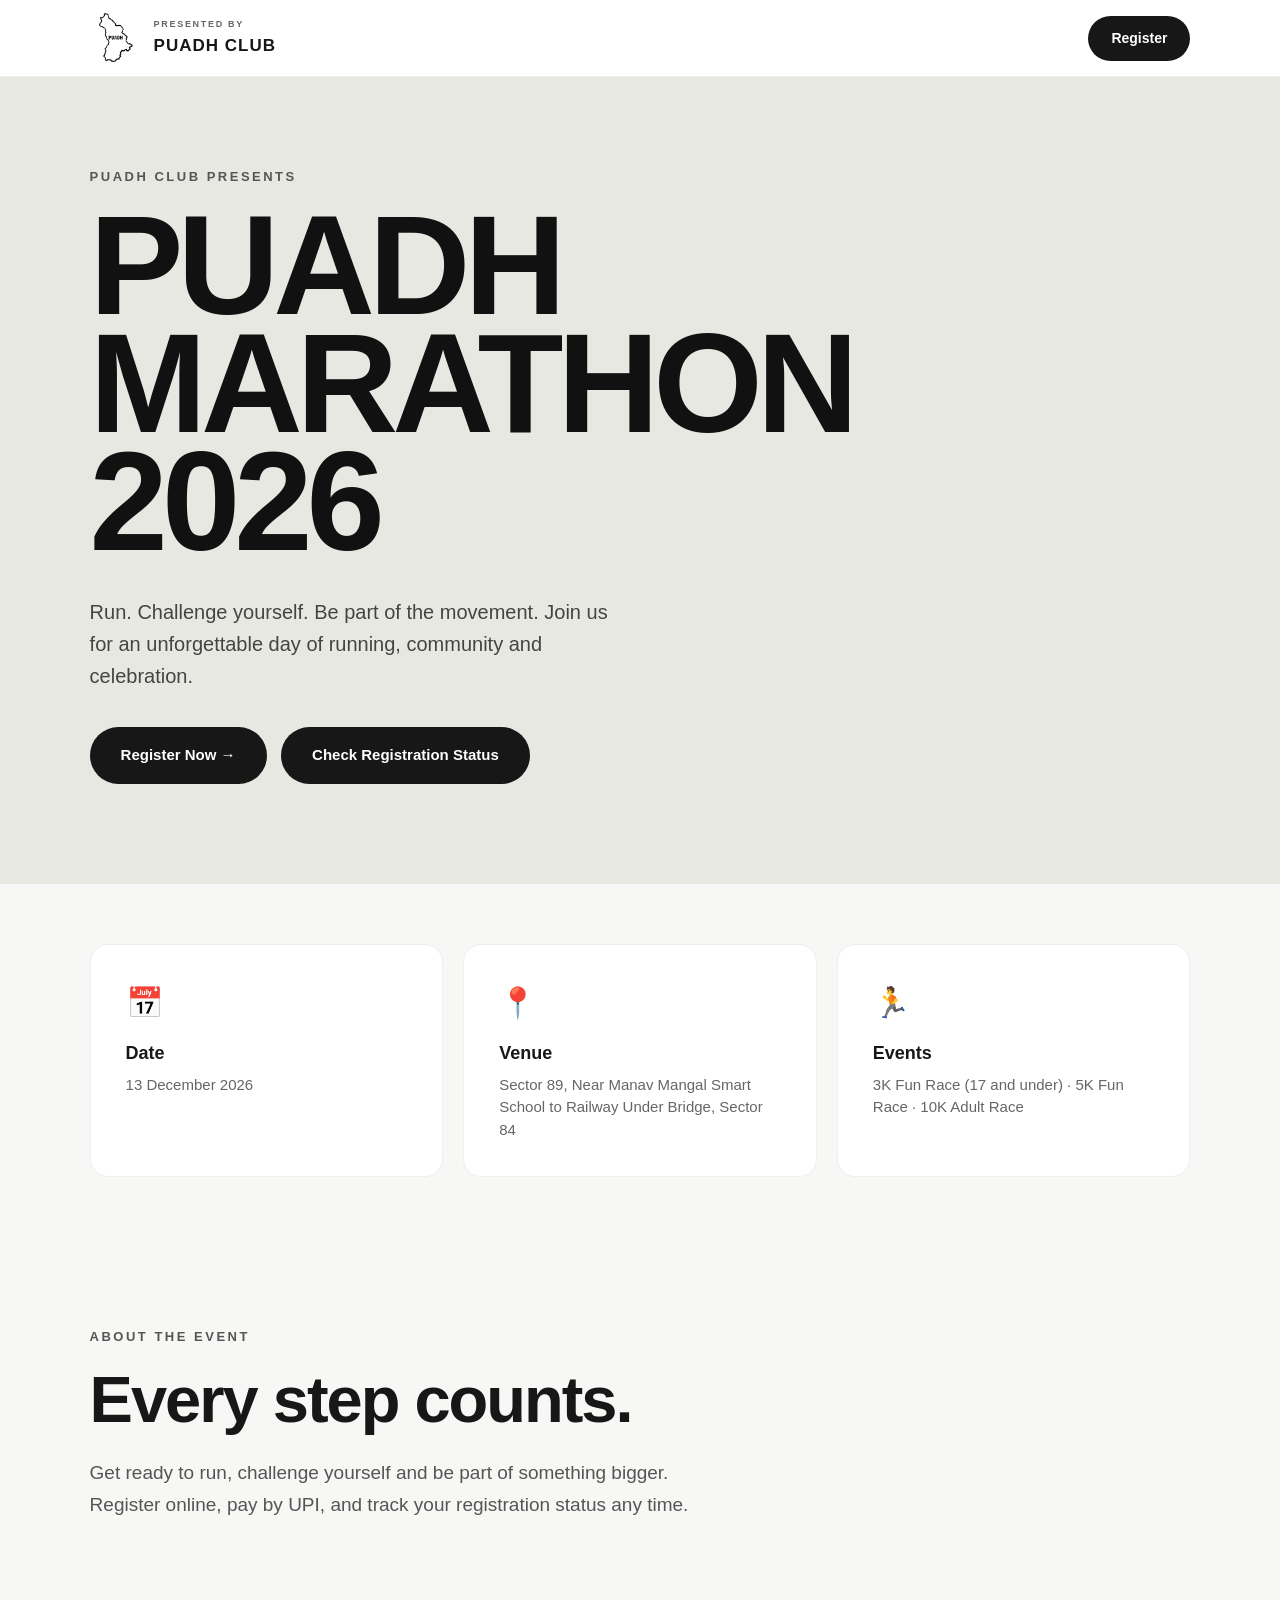
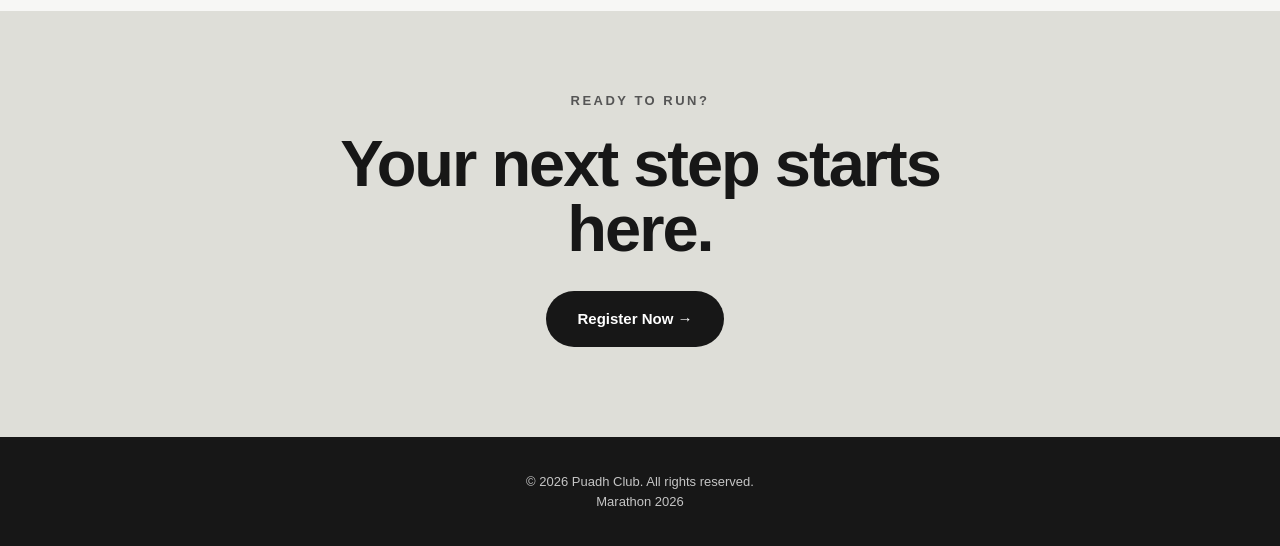
<file: index.html>
<!DOCTYPE html>
<html lang="en">
<head>
<meta charset="UTF-8">
<meta name="viewport" content="width=device-width, initial-scale=1.0">
<meta name="description" content="Puadh Club Marathon 2026 - Registration and event information.">
<title>Puadh Club Marathon 2026</title>
<link rel="stylesheet" href="style.css">
</head>
<body>
<header>
<nav class="navbar">
<a href="index.html" class="brand"><img src="puadh_logo.jpeg" alt="Puadh Club Logo" class="club-logo"><div class="brand-text"><span class="presented">PRESENTED BY</span><span class="club-name">PUADH CLUB</span></div></a>
<a href="register.html" class="nav-button">Register</a>
</nav>
</header>


<main>
<section class="hero">
<div class="hero-content">
<p class="eyebrow">PUADH CLUB PRESENTS</p>
<h1>PUADH<br>MARATHON<br>2026</h1>
<p class="hero-description">Run. Challenge yourself. Be part of the movement. Join us for an unforgettable day of running, community and celebration.</p>
<a href="register.html" class="primary-button">Register Now →</a>
<a href="status.html" class="primary-button">Check Registration Status</a>
</div>
</section>

<section class="event-info">
<div class="info-card"><span>📅</span><h3>Date</h3><p>13 December 2026</p></div>
<div class="info-card"><span>📍</span><h3>Venue</h3><p>Sector 89, Near Manav Mangal Smart School to Railway Under Bridge, Sector 84</p></div>
<div class="info-card"><span>🏃</span><h3>Events</h3><p>3K Fun Race (17 and under) · 5K Fun Race · 10K Adult Race</p></div>
</section>

<section class="about">
<p class="eyebrow">ABOUT THE EVENT</p>
<h2>Every step counts.</h2>
<p>Get ready to run, challenge yourself and be part of something bigger. Register online, pay by UPI, and track your registration status any time.</p>
</section>

<section class="registration-cta">
<div class="cta-content">
<p class="eyebrow">READY TO RUN?</p>
<h2>Your next step starts here.</h2>
<a href="register.html" class="primary-button">Register Now →</a>
</div>
</section>
</main>

<footer>
<p>© 2026 Puadh Club. All rights reserved.</p>
<p>Marathon 2026</p>
</footer>
</body>
</html>
</file>
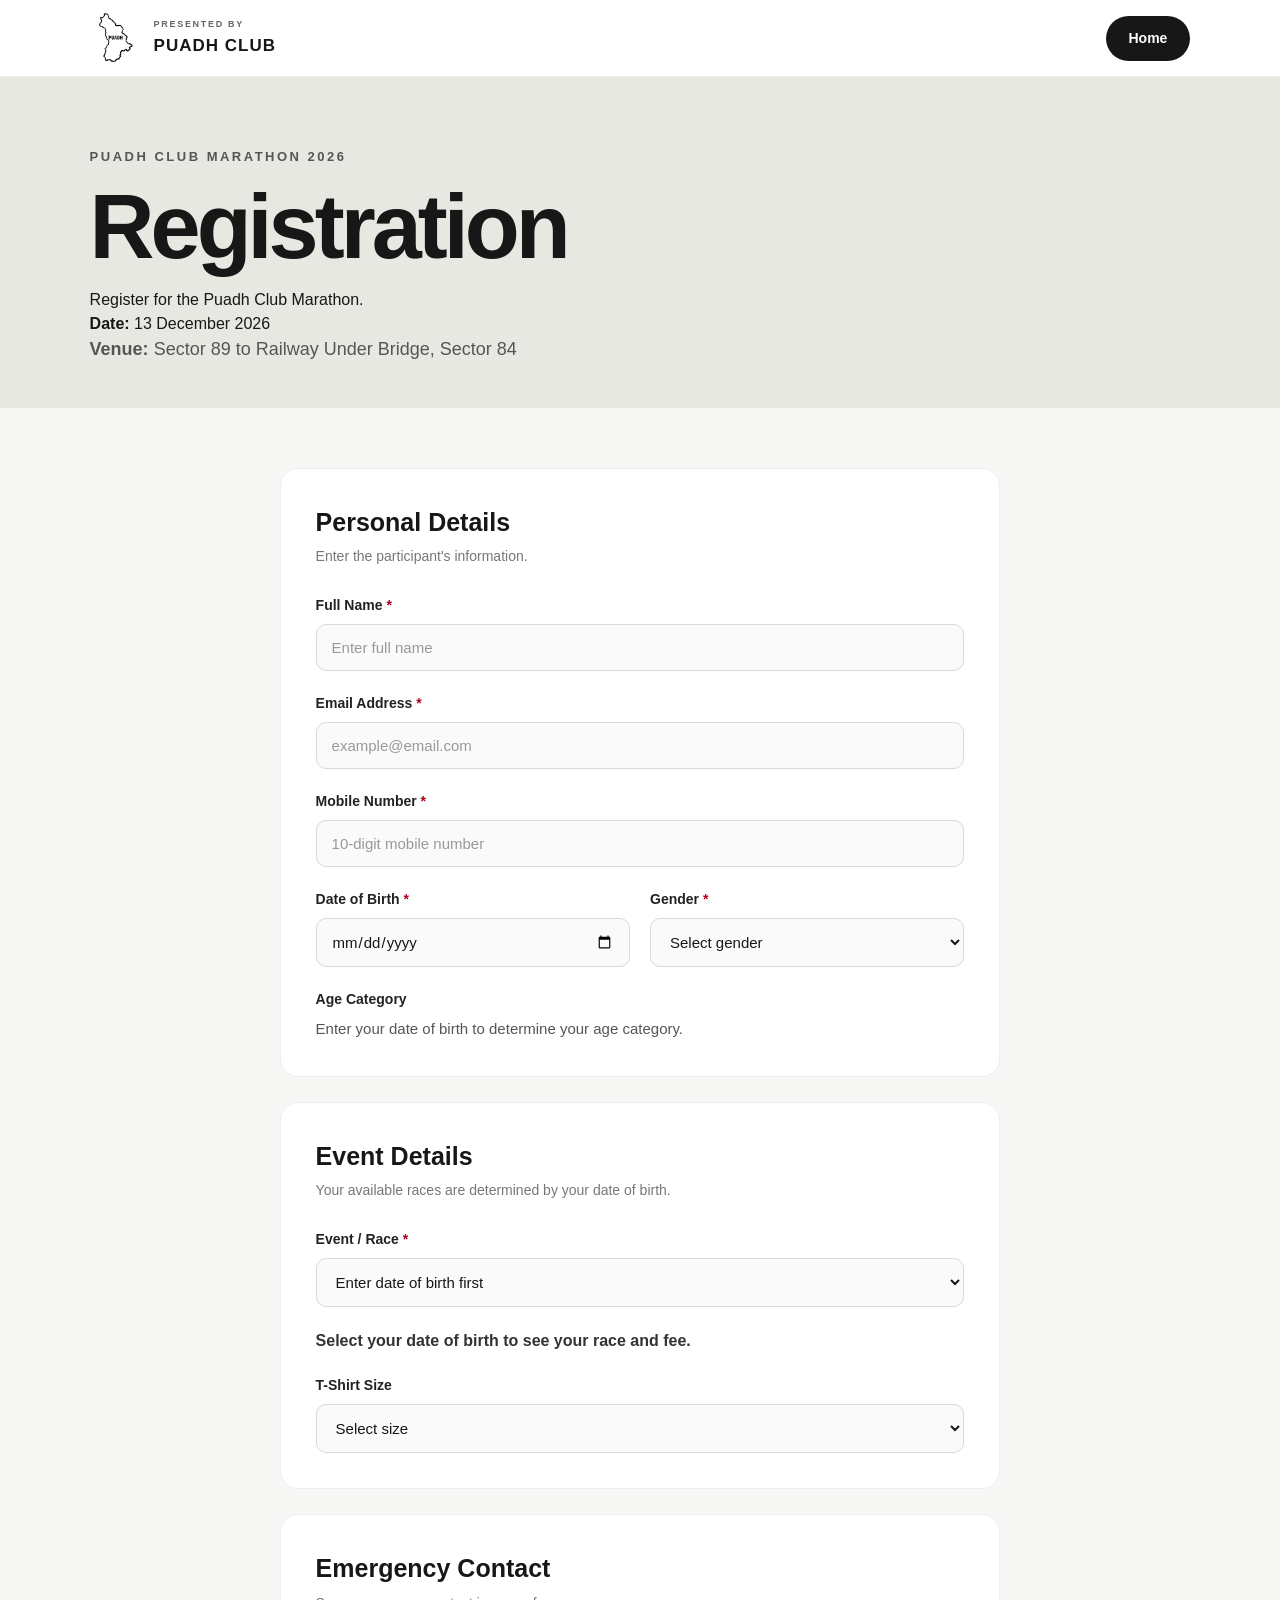
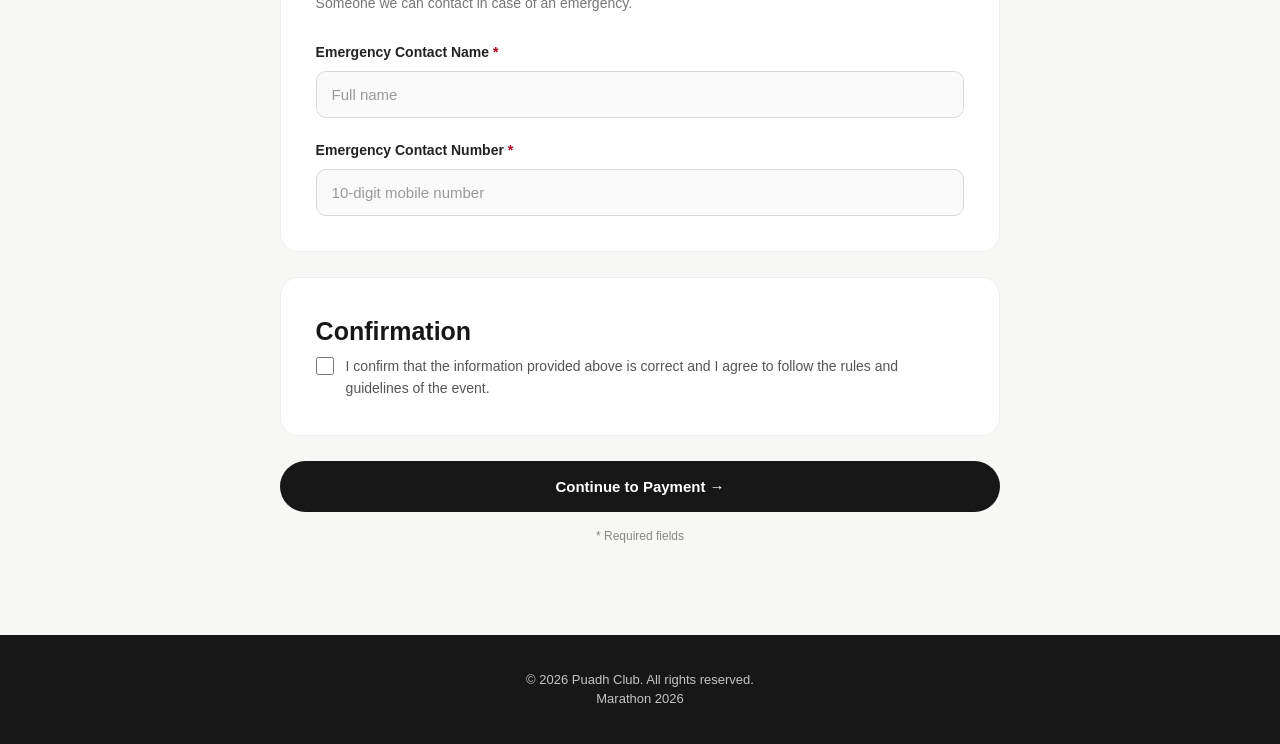
<file: register.html>
<!DOCTYPE html>
<html lang="en">
<head>
<meta charset="UTF-8">
<meta name="viewport" content="width=device-width, initial-scale=1.0">
<meta name="description" content="Register for Puadh Club Marathon 2026.">
<title>Register | Puadh Club Marathon 2026</title>
<link rel="stylesheet" href="style.css">
</head>
<body>
<header>
<nav class="navbar">
<a href="index.html" class="brand"><img src="puadh_logo.jpeg" alt="Puadh Club Logo" class="club-logo"><div class="brand-text"><span class="presented">PRESENTED BY</span><span class="club-name">PUADH CLUB</span></div></a>
<a href="index.html" class="nav-button">Home</a>
</nav>
</header>


<main>
<section class="registration-header">
<p class="eyebrow">PUADH CLUB MARATHON 2026</p>
<h1>Registration</h1>
<p>Register for the Puadh Club Marathon.</p>
<p><strong>Date:</strong> 13 December 2026</p>
<p><strong>Venue:</strong> Sector 89 to Railway Under Bridge, Sector 84</p>
</section>

<section class="registration-section">
<form id="registrationForm" class="registration-form">

<div class="form-section">
<h2>Personal Details</h2>
<p class="section-description">Enter the participant's information.</p>

<div class="form-group">
<label for="fullName">Full Name <span>*</span></label>
<input type="text" id="fullName" name="fullName" placeholder="Enter full name" autocomplete="name" required>
</div>

<div class="form-group">
<label for="email">Email Address <span>*</span></label>
<input type="email" id="email" name="email" placeholder="example@email.com" autocomplete="email" required>
</div>

<div class="form-group">
<label for="phone">Mobile Number <span>*</span></label>
<input type="tel" id="phone" name="phone" placeholder="10-digit mobile number" inputmode="numeric" pattern="[0-9]{10}" maxlength="10" autocomplete="tel" required>
</div>

<div class="form-row">
<div class="form-group">
<label for="dob">Date of Birth <span>*</span></label>
<input type="date" id="dob" name="dob" min="1920-01-01" max="2026-12-13" required>
</div>
<div class="form-group">
<label for="gender">Gender <span>*</span></label>
<select id="gender" name="gender" required>
<option value="">Select gender</option>
<option value="Male">Male</option>
<option value="Female">Female</option>
</select>
</div>
</div>

<div class="form-group">
<label>Age Category</label>
<p id="ageCategoryDisplay">Enter your date of birth to determine your age category.</p>
</div>
</div>

<div class="form-section">
<h2>Event Details</h2>
<p class="section-description">Your available races are determined by your date of birth.</p>

<div class="form-group">
<label for="event">Event / Race <span>*</span></label>
<select id="event" name="event" required>
<option value="">Enter date of birth first</option>
</select>
</div>

<p id="eventFee">Select your date of birth to see your race and fee.</p>

<div class="form-group">
<label for="tshirt">T-Shirt Size</label>
<select id="tshirt" name="tshirt">
<option value="">Select size</option>
<option value="24">24</option>
<option value="26">26</option>
<option value="28">28</option>
<option value="30">30</option>
<option value="32">32</option>
<option value="34">34</option>
<option value="36">36</option>
<option value="38">38</option>
<option value="40">40</option>
<option value="42">42</option>
<option value="44">44</option>
</select>
</div>
</div>

<div class="form-section">
<h2>Emergency Contact</h2>
<p class="section-description">Someone we can contact in case of an emergency.</p>

<div class="form-group">
<label for="emergencyName">Emergency Contact Name <span>*</span></label>
<input type="text" id="emergencyName" name="emergencyName" placeholder="Full name" required>
</div>

<div class="form-group">
<label for="emergencyPhone">Emergency Contact Number <span>*</span></label>
<input type="tel" id="emergencyPhone" name="emergencyPhone" placeholder="10-digit mobile number" inputmode="numeric" pattern="[0-9]{10}" maxlength="10" required>
</div>
</div>

<div class="form-section">
<h2>Confirmation</h2>
<label class="checkbox-container">
<input type="checkbox" id="terms" name="terms" required>
<span>I confirm that the information provided above is correct and I agree to follow the rules and guidelines of the event.</span>
</label>
</div>

<button type="submit" class="form-submit">Continue to Payment →</button>
<p class="required-note">* Required fields</p>
</form>
</section>
</main>

<footer>
<p>© 2026 Puadh Club. All rights reserved.</p>
<p>Marathon 2026</p>
</footer>
<script src="script.js"></script>
</body>
</html>
</file>
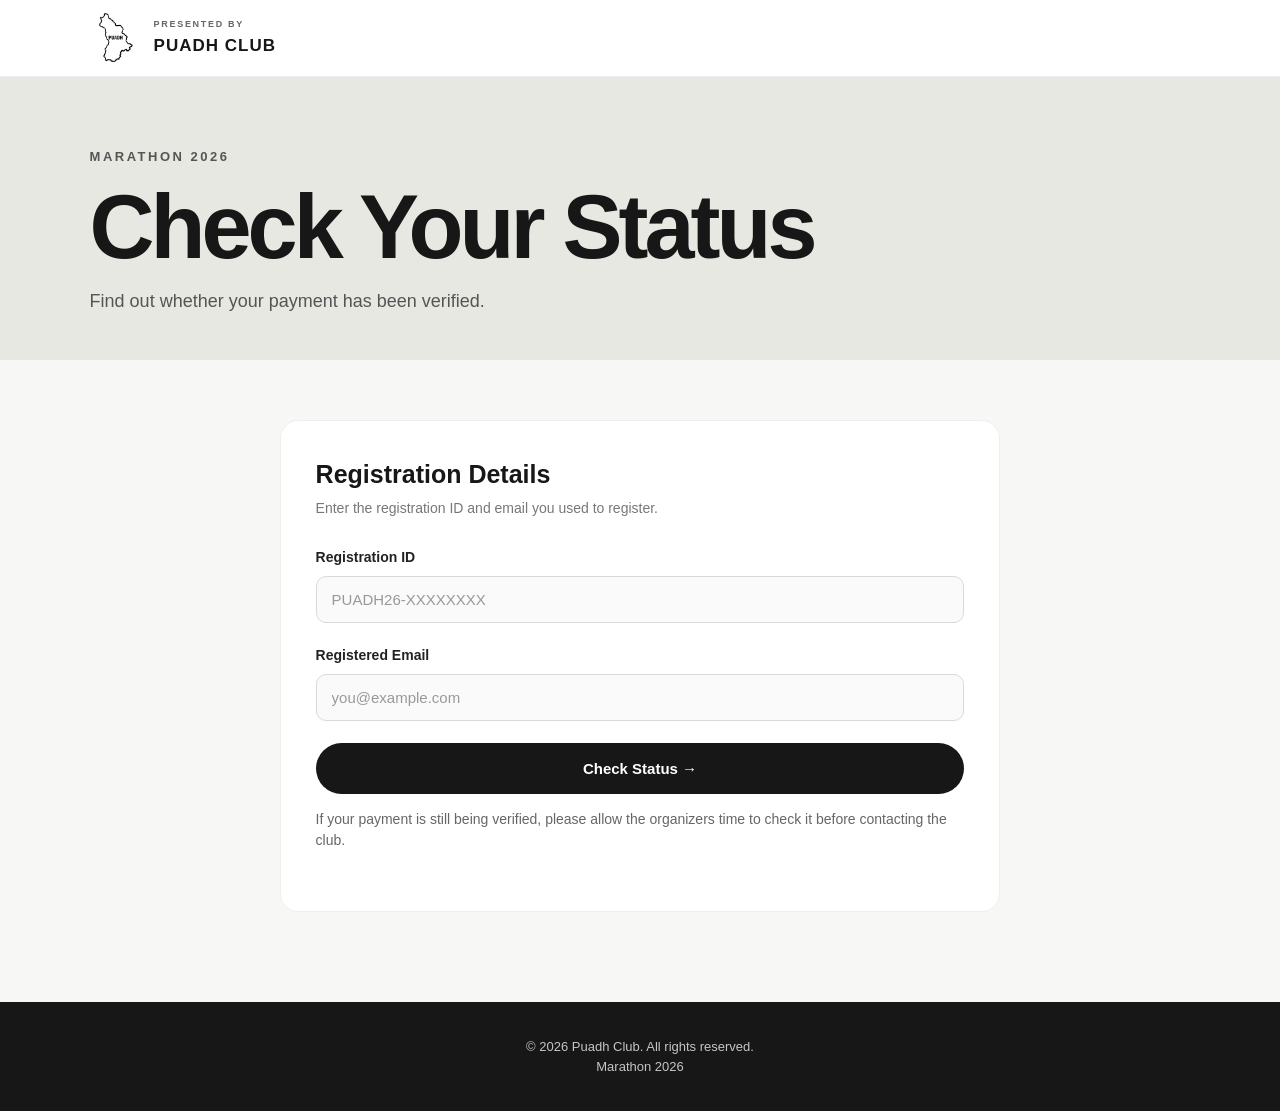
<file: status.html>
<!DOCTYPE html>
<html lang="en">
<head>
<meta charset="UTF-8">
<meta name="viewport" content="width=device-width, initial-scale=1.0">
<title>Check Registration | Puadh Club Marathon</title>
<link rel="stylesheet" href="style.css">
</head>
<body>
<header>
<nav class="navbar">
<a href="index.html" class="brand"><img src="puadh_logo.jpeg" alt="Puadh Club Logo" class="club-logo"><div class="brand-text"><span class="presented">PRESENTED BY</span><span class="club-name">PUADH CLUB</span></div></a>
</nav>
</header>


<main>
<section class="registration-header">
<p class="eyebrow">MARATHON 2026</p>
<h1>Check Your Status</h1>
<p>Find out whether your payment has been verified.</p>
</section>

<section class="registration-section">
<div class="form-section">
<h2>Registration Details</h2>
<p class="section-description">Enter the registration ID and email you used to register.</p>

<form id="statusForm">
<div class="form-group">
<label for="statusRegistrationId">Registration ID</label>
<input id="statusRegistrationId" type="text" required placeholder="PUADH26-XXXXXXXX">
</div>
<div class="form-group">
<label for="statusEmail">Registered Email</label>
<input id="statusEmail" type="email" required placeholder="you@example.com">
</div>
<button class="form-submit" type="submit" id="statusButton">Check Status →</button>
</form>

<div id="statusResult" role="status" aria-live="polite" hidden>
<h2 id="statusHeading"></h2>
<p id="statusMessage"></p>
<p id="statusReference"></p>
</div>

<p class="confirmation-note">If your payment is still being verified, please allow the organizers time to check it before contacting the club.</p>
</div>
</section>
</main>

<footer>
<p>© 2026 Puadh Club. All rights reserved.</p>
<p>Marathon 2026</p>
</footer>
<script src="script.js"></script>
</body>
</html>
</file>
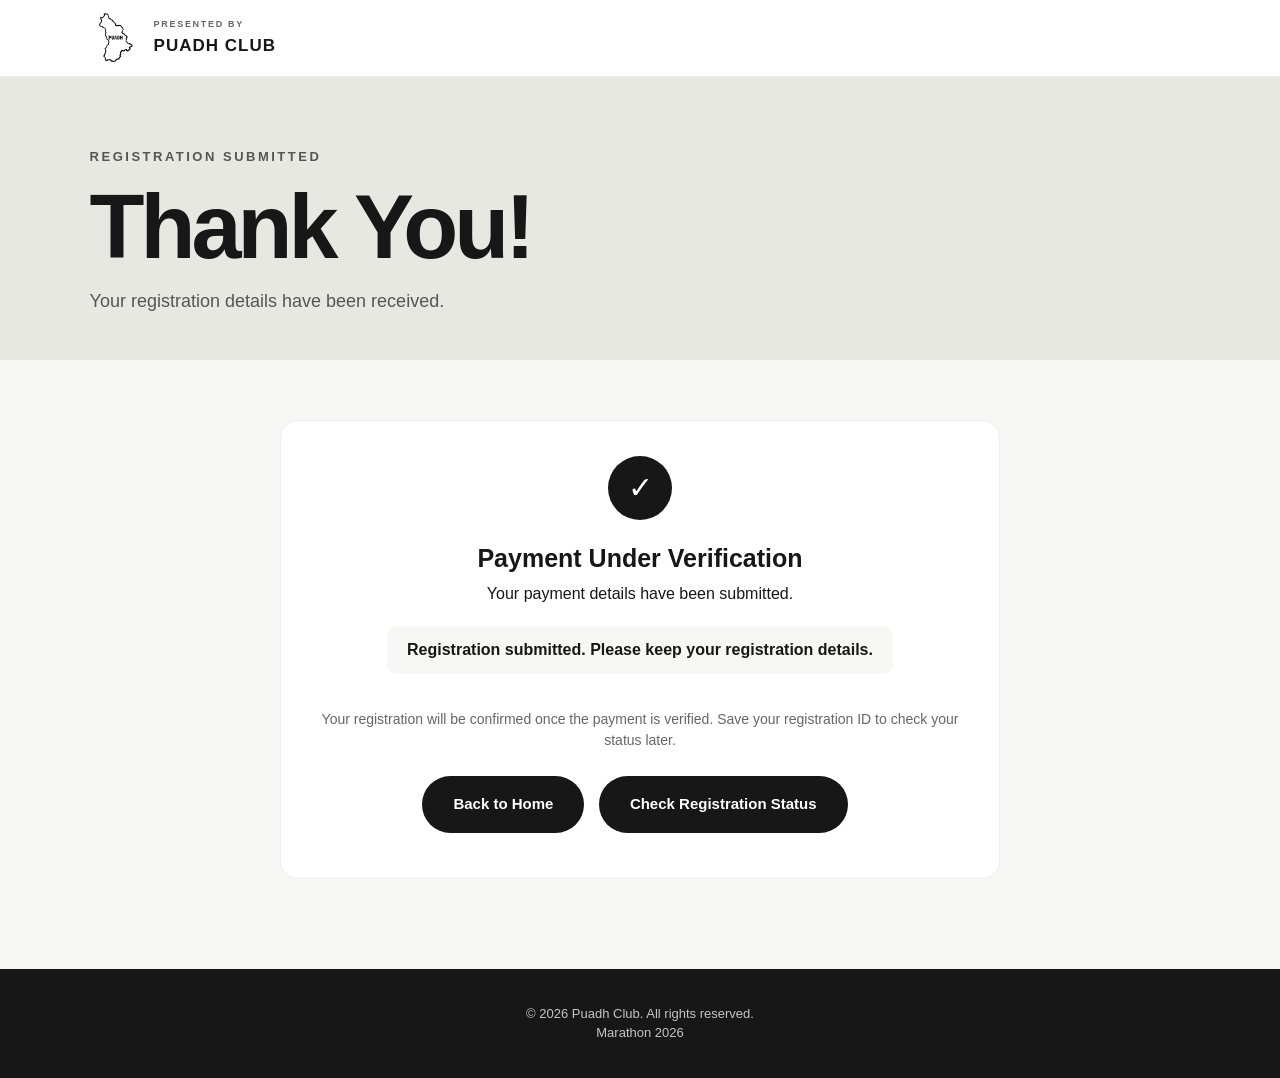
<file: success.html>
<!DOCTYPE html>
<html lang="en">
<head>
<meta charset="UTF-8">
<meta name="viewport" content="width=device-width, initial-scale=1.0">
<title>Registration Submitted | Puadh Club</title>
<link rel="stylesheet" href="style.css">
</head>
<body>
<header>
<nav class="navbar">
<a href="index.html" class="brand"><img src="puadh_logo.jpeg" alt="Puadh Club Logo" class="club-logo"><div class="brand-text"><span class="presented">PRESENTED BY</span><span class="club-name">PUADH CLUB</span></div></a>
</nav>
</header>


<main>
<section class="registration-header">
<p class="eyebrow">REGISTRATION SUBMITTED</p>
<h1>Thank You!</h1>
<p>Your registration details have been received.</p>
</section>

<section class="registration-section">
<div class="form-section confirmation-card">
<div class="success-icon">✓</div>
<h2>Payment Under Verification</h2>
<p id="successMessage">Your payment details have been submitted.</p>
<div id="successRegistration" class="registration-number"></div>
<p class="confirmation-note">Your registration will be confirmed once the payment is verified. Save your registration ID to check your status later.</p>
<a href="index.html" class="primary-button">Back to Home</a>
<a href="status.html" class="primary-button">Check Registration Status</a>
</div>
</section>
</main>

<footer>
<p>© 2026 Puadh Club. All rights reserved.</p>
<p>Marathon 2026</p>
</footer>
<script src="script.js"></script>
</body>
</html>
</file>
<file: style.css>
* { margin: 0; padding: 0; box-sizing: border-box; }
html { scroll-behavior: smooth; }
body { font-family: Arial, Helvetica, sans-serif; background: #f7f7f5; color: #171717; line-height: 1.5; }

/* NAVBAR */
.navbar { width: 100%; min-height: 76px; display: flex; align-items: center; justify-content: space-between; padding: 12px 7%; background: #fff; border-bottom: 1px solid #eee; position: relative; z-index: 10; }
.brand { display: flex; align-items: center; gap: 12px; text-decoration: none; color: inherit; }
.club-logo { width: 52px; height: 52px; object-fit: contain; display: block; }
.brand-text { display: flex; flex-direction: column; justify-content: center; }
.presented { font-size: 9px; letter-spacing: 1.7px; color: #666; font-weight: 600; margin-bottom: 2px; }
.club-name { font-size: 17px; font-weight: 800; letter-spacing: 1px; color: #171717; }
.nav-button { display: inline-block; text-decoration: none; background: #171717; color: #fff; padding: 12px 23px; border-radius: 30px; font-size: 14px; font-weight: 700; transition: transform .2s ease, background .2s ease; }
.nav-button:hover { background: #333; transform: translateY(-2px); }

/* HERO */
.hero { min-height: 72vh; display: flex; align-items: center; padding: 90px 7%; background: #e8e8e3; }
.hero-content { max-width: 800px; }
.eyebrow { font-size: 13px; font-weight: 700; letter-spacing: 2.5px; color: #555; margin-bottom: 20px; }
.hero h1 { font-size: clamp(65px, 11vw, 145px); line-height: .84; letter-spacing: -6px; font-weight: 900; color: #111; margin-bottom: 35px; }
.hero-description { font-size: 20px; max-width: 540px; line-height: 1.6; color: #444; margin-bottom: 35px; }
.primary-button { display: inline-block; text-decoration: none; background: #171717; color: #fff; padding: 17px 31px; border-radius: 35px; font-size: 15px; font-weight: 700; margin: 0 10px 10px 0; transition: transform .2s ease, background .2s ease; }
.primary-button:hover { background: #333; transform: translateY(-3px); }

/* EVENT INFO */
.event-info { display: grid; grid-template-columns: repeat(3, 1fr); gap: 20px; padding: 60px 7%; }
.info-card { background: #fff; padding: 35px; border-radius: 18px; border: 1px solid #eee; transition: transform .2s ease, box-shadow .2s ease; }
.info-card:hover { transform: translateY(-5px); box-shadow: 0 10px 30px rgba(0,0,0,.07); }
.info-card span { display: block; font-size: 30px; margin-bottom: 15px; }
.info-card h3 { font-size: 18px; margin-bottom: 7px; font-weight: 700; }
.info-card p { color: #666; font-size: 15px; }

/* ABOUT + CTA */
.about { padding: 90px 7%; max-width: 850px; }
.about h2 { font-size: clamp(40px, 6vw, 65px); line-height: 1; letter-spacing: -2px; margin-bottom: 25px; }
.about p:last-child { font-size: 19px; line-height: 1.7; color: #555; max-width: 650px; }
.registration-cta { padding: 80px 7%; background: #deded8; text-align: center; }
.cta-content { max-width: 700px; margin: 0 auto; }
.registration-cta h2 { font-size: clamp(40px, 6vw, 65px); line-height: 1; letter-spacing: -2px; margin-bottom: 30px; }

/* FOOTER */
footer { padding: 35px 7%; background: #171717; color: #fff; font-size: 13px; text-align: center; }
footer p { opacity: .75; }

/* REGISTRATION */
.registration-header { padding: 70px 7% 45px; background: #e8e8e3; }
.registration-header h1 { font-size: clamp(50px, 8vw, 90px); line-height: .9; letter-spacing: -4px; margin-bottom: 20px; }
.registration-header > p:last-child { font-size: 18px; color: #555; max-width: 550px; }
.registration-section { padding: 60px 7% 90px; max-width: 900px; margin: 0 auto; }
.registration-form { display: flex; flex-direction: column; gap: 25px; }
.form-section { background: #fff; padding: 35px; border-radius: 18px; border: 1px solid #eee; }
.form-section h2 { font-size: 25px; margin-bottom: 5px; }
.section-description { color: #777; font-size: 14px; margin-bottom: 28px; }
.form-group { display: flex; flex-direction: column; gap: 8px; margin-bottom: 22px; }
.form-group:last-child { margin-bottom: 0; }
.form-group label { font-size: 14px; font-weight: 700; color: #222; }
.form-group label span { color: #b00020; }
.form-group input, .form-group select { width: 100%; padding: 14px 15px; border: 1px solid #d9d9d9; border-radius: 10px; background: #fafafa; color: #171717; font-size: 15px; font-family: inherit; outline: none; transition: border-color .2s ease, box-shadow .2s ease, background .2s ease; }
.form-group input:focus, .form-group select:focus { border-color: #171717; background: #fff; box-shadow: 0 0 0 3px rgba(0,0,0,.06); }
.form-group input::placeholder { color: #999; }
.form-row { display: grid; grid-template-columns: 1fr 1fr; gap: 20px; }
.checkbox-container { display: flex; align-items: flex-start; gap: 12px; font-size: 14px; line-height: 1.6; color: #555; cursor: pointer; }
.checkbox-container input { width: 18px; height: 18px; margin-top: 2px; flex-shrink: 0; cursor: pointer; }
.form-submit { width: 100%; border: none; background: #171717; color: #fff; padding: 17px 25px; border-radius: 35px; font-family: inherit; font-size: 15px; font-weight: 700; cursor: pointer; transition: transform .2s ease, background .2s ease; }
.form-submit:hover { background: #333; transform: translateY(-2px); }
.form-submit:disabled { opacity: .6; cursor: not-allowed; transform: none; }
.required-note { text-align: center; color: #888; font-size: 12px; margin-top: -10px; }
#eventFee { margin: 0 0 22px; font-weight: 700; color: #333; }
#ageCategoryDisplay { color: #555; font-size: 15px; }

/* PAYMENT */
.payment-divider { border: none; border-top: 1px solid #eee; margin: 30px 0; }
#registrationDetails { margin-top: 20px; padding: 20px; background: #f7f7f5; border-radius: 12px; }
#registrationDetails p { margin-bottom: 8px; color: #555; }
#registrationDetails strong { color: #171717; }
.payment-box { text-align: center; }
.payment-label { font-size: 14px; color: #777; margin-bottom: 5px; }
#paymentAmount { font-size: 40px; margin-bottom: 25px; }
.payment-instruction { color: #555; margin-bottom: 25px; }
.qr-box { width: 244px; height: 244px; margin: 0 auto 20px; padding: 12px; background: #fff; border: 1px solid #ddd; border-radius: 12px; display: flex; align-items: center; justify-content: center; font-size: 13px; color: #777; }
.qr-box img, .qr-box canvas { max-width: 100%; height: auto; }
.payment-note { max-width: 500px; margin: 0 auto 25px; color: #666; font-size: 14px; }
.upi-button { margin-bottom: 25px; }
.payment-box .form-group { max-width: 500px; margin: 0 auto 25px; text-align: left; }

/* SUCCESS + STATUS */
.confirmation-card { text-align: center; }
.success-icon { width: 64px; height: 64px; margin: 0 auto 20px; border-radius: 50%; background: #171717; color: #fff; display: flex; align-items: center; justify-content: center; font-size: 30px; }
.registration-number { display: inline-block; margin: 20px 0; padding: 12px 20px; background: #f7f7f5; border-radius: 10px; font-weight: 700; }
.confirmation-note { color: #666; font-size: 14px; margin: 15px 0 25px; }
#statusResult { margin-top: 25px; padding: 20px; background: #f7f7f5; border-radius: 12px; }
#statusResult p { color: #555; margin-top: 6px; }

/* MOBILE */
@media (max-width: 700px) {
  .navbar { min-height: 70px; padding: 10px 5%; }
  .club-logo { width: 44px; height: 44px; }
  .presented { font-size: 8px; letter-spacing: 1.3px; }
  .club-name { font-size: 15px; }
  .nav-button { padding: 10px 17px; font-size: 13px; }
  .hero { min-height: 75vh; padding: 70px 5%; }
  .hero h1 { font-size: clamp(58px, 18vw, 100px); letter-spacing: -4px; margin-bottom: 28px; }
  .hero-description { font-size: 17px; margin-bottom: 30px; }
  .event-info { grid-template-columns: 1fr; padding: 50px 5%; gap: 15px; }
  .info-card { padding: 28px; }
  .about { padding: 65px 5%; }
  .about h2 { font-size: 42px; letter-spacing: -1.5px; }
  .about p:last-child { font-size: 17px; }
  .registration-cta { padding: 65px 5%; }
  .registration-cta h2 { font-size: 40px; }
  footer { padding: 30px 5%; }
  .registration-header { padding: 55px 5% 40px; }
  .registration-header h1 { font-size: 55px; letter-spacing: -3px; }
  .registration-section { padding: 40px 5% 70px; }
  .form-section { padding: 25px 20px; border-radius: 15px; }
  .form-row { grid-template-columns: 1fr; gap: 0; }
}
@media (max-width: 400px) {
  .navbar { padding: 10px 4%; }
  .brand { gap: 8px; }
  .club-logo { width: 40px; height: 40px; }
  .club-name { font-size: 14px; }
  .nav-button { padding: 9px 14px; font-size: 12px; }
  .hero { padding: 60px 4%; }
  .hero h1 { font-size: 58px; }
  .hero-description { font-size: 16px; }
  .event-info { padding: 40px 4%; }
  .about { padding: 55px 4%; }
}
</file>
